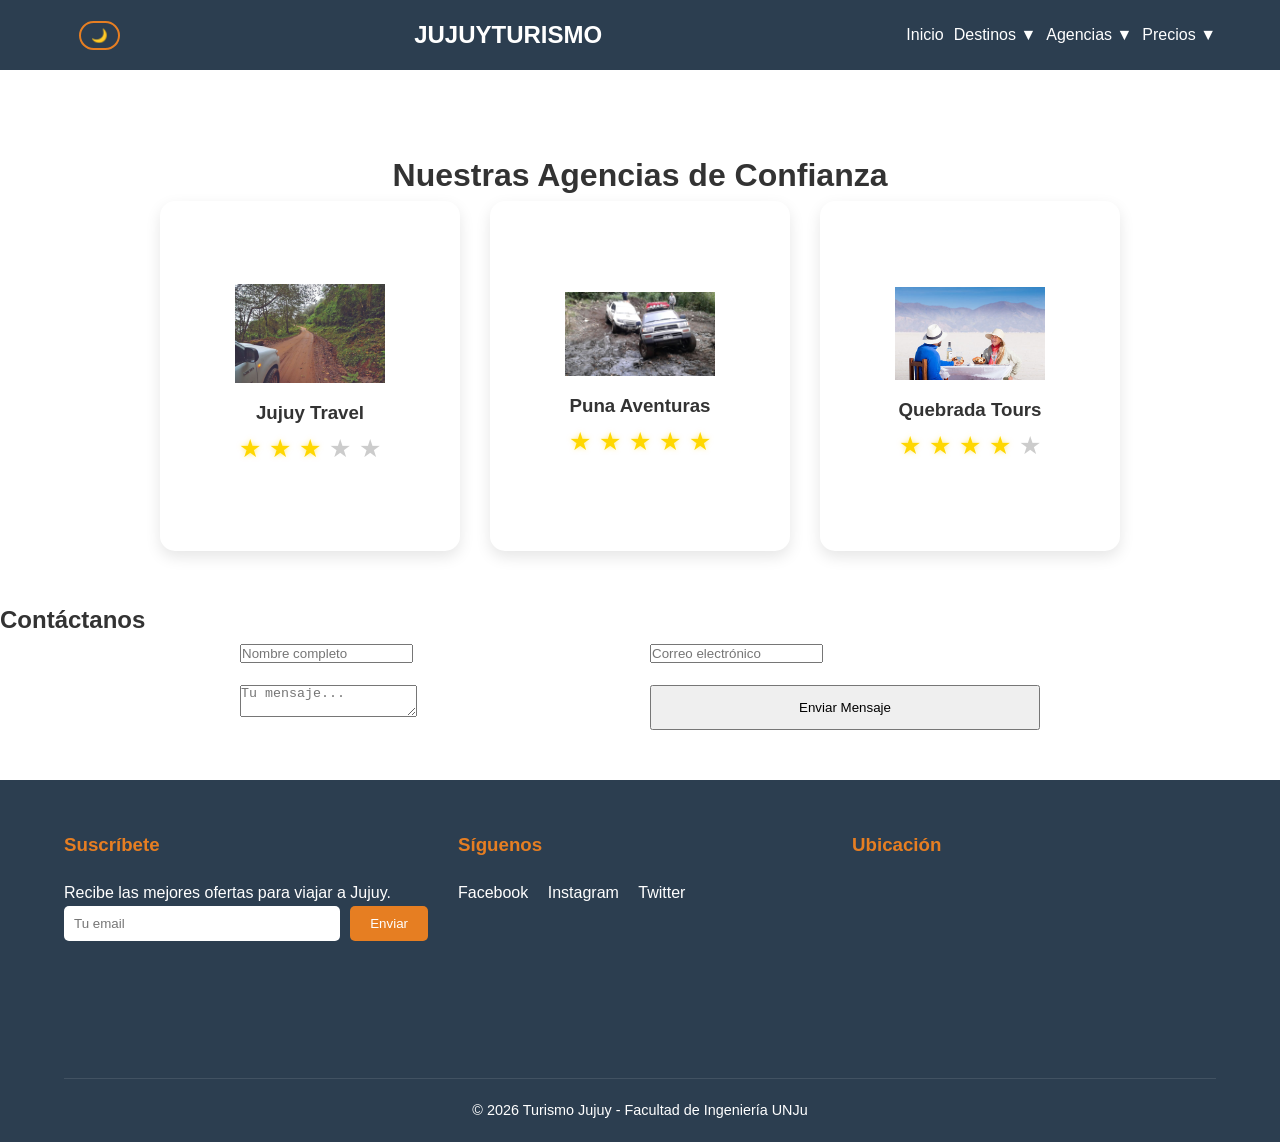
<file: agencias.html>
<!DOCTYPE html>
<html lang="es">

<head>
    <meta charset="UTF-8">
    <meta name="viewport" content="width=device-width, initial-scale=1.0">
    <title>Agencias - JujuyTurismo</title>
    <link rel="stylesheet" href="css/estilos.css">
    <link rel="stylesheet" href="https://cdnjs.cloudflare.com/ajax/libs/font-awesome/6.0.0/css/all.min.css">
</head>

<body>

    <header>
        <nav class="navbar">
            <button id="dark-mode-toggle" class="btn-tema">
                <span class="icono-sol">☀️</span>
                <span class="icono-luna">🌙</span>
            </button>
            <div class="logo">JujuyTurismo</div>
            <ul class="menu">
                <li><a href="index.html">Inicio</a></li>
                <li class="dropdown"> <a href="destinos.html">Destinos ▼</a>

                    <div class="mega-menu">
                        <div class="columna">
                            <h3>Norte</h3>
                            <a href="destinos.html#religion">Purmamarca</a>
                            <a href="destinos.html#gastro">Tilcara</a>
                        </div>
                        <div class="columna">
                            <h3>Yungas</h3>
                            <a href="destinos.html#natura">Calilegua</a>
                            <a href="destinos.html#natura">Ledesma</a>
                        </div>
                    </div>
                </li>
                <li class="dropdown">
                    <a href="agencias.html">Agencias ▼</a>
                    <div class="mega-menu">
                        <div class="columna">
                            <h3>Locales</h3>
                            <a href="agencias.html">Jujuy Travel</a>
                        </div>

                    </div>
                </li>
                <li class="dropdown">
                    <a href="precios.html">Precios ▼</a>
                    <div class="mega-menu">
                        <div class="columna">
                            <h3>Paquetes</h3>
                            <a href="precios.html">Económico</a>
                            <a href="precios.html">Premium</a>
                        </div>
                        <div class="columna">
                            <h3>Servicios</h3>
                            <a href="precios.html">Hotelería</a>
                            <a href="precios.html">Excursiones</a>
                        </div>
                    </div>
                </li>
            </ul>
        </nav>
    </header>

    <main class="pagina-agencias">
        <h1 class="titulo-principal">Nuestras Agencias de Confianza</h1>

        <div class="contenedor-agencias">

            <article class="agencia-card-flip">
                <div class="card-inner">
                    <div class="card-front">
                        <img src="img/agencia1.jpg" alt="Jujuy Travel">
                        <h3>Jujuy Travel</h3>
                        <div class="rating-estrellas">
                            <input type="radio" name="rating-1" id="star1-5" value="5"><label for="star1-5">★</label>
                            <input type="radio" name="rating-1" id="star1-4" value="4"><label for="star1-4">★</label>
                            <input type="radio" name="rating-1" id="star1-3" value="3" checked><label
                                for="star1-3">★</label>
                            <input type="radio" name="rating-1" id="star1-2" value="2"><label for="star1-2">★</label>
                            <input type="radio" name="rating-1" id="star1-1" value="1"><label for="star1-1">★</label>
                        </div>
                    </div>
                    <div class="card-back">
                        <h3>Detalles</h3>
                        <p>Especialistas en Puna y Yungas. Guías bilingües.</p>
                        <a href="#seccion-formulario" class="btn-contacto">Contactar</a>
                    </div>
                </div>
            </article>

            <article class="agencia-card-flip">
                <div class="card-inner">
                    <div class="card-front">
                        <img src="img/agencia2.jpg" alt="Puna Aventuras">
                        <h3>Puna Aventuras</h3>
                        <div class="rating-estrellas">
                            <input type="radio" name="rating-2" id="star2-5" value="5" checked><label
                                for="star2-5">★</label>
                            <input type="radio" name="rating-2" id="star2-4" value="4"><label for="star2-4">★</label>
                            <input type="radio" name="rating-2" id="star2-3" value="3"><label for="star2-3">★</label>
                            <input type="radio" name="rating-2" id="star2-2" value="2"><label for="star2-2">★</label>
                            <input type="radio" name="rating-2" id="star2-1" value="1"><label for="star2-1">★</label>
                        </div>
                    </div>
                    <div class="card-back">
                        <h3>Detalles</h3>
                        <p>Trekking y 4x4. Experiencias extremas en Salinas.</p>
                        <a href="#seccion-formulario" class="btn-contacto">Contactar</a>
                    </div>
                </div>
            </article>

            <article class="agencia-card-flip">
                <div class="card-inner">
                    <div class="card-front">
                        <img src="img/agencia3.jpg" alt="Quebrada Tours">
                        <h3>Quebrada Tours</h3>
                        <div class="rating-estrellas">
                            <input type="radio" name="rating-3" id="star3-5" value="5"><label for="star3-5">★</label>
                            <input type="radio" name="rating-3" id="star3-4" value="4" checked><label
                                for="star3-4">★</label>
                            <input type="radio" name="rating-3" id="star3-3" value="3"><label for="star3-3">★</label>
                            <input type="radio" name="rating-3" id="star3-2" value="2"><label for="star3-2">★</label>
                            <input type="radio" name="rating-3" id="star3-1" value="1"><label for="star3-1">★</label>
                        </div>
                    </div>
                    <div class="card-back">
                        <h3>Detalles</h3>
                        <p>Circuitos culturales y gastronómicos en Tilcara.</p>
                        <a href="#seccion-formulario" class="btn-contacto">Contactar</a>
                    </div>
                </div>
            </article>

        </div>
    </main>
    <section id="seccion-formulario" class="seccion-contacto">
        <h2>Contáctanos</h2>
        <form class="formulario-avanzado" id="miFormulario">
            <div class="grupo-input">
                <input type="text" id="nombre" name="nombre" placeholder="Nombre completo" required
                    pattern="[A-Za-z\s]{3,20}">
                <span class="indicador-val"></span>
            </div>

            <div class="grupo-input">
                <input type="email" id="email" name="email" placeholder="Correo electrónico" required>
                <span class="indicador-val"></span>
            </div>

            <div class="grupo-input full-width">
                <textarea id="mensaje" name="mensaje" placeholder="Tu mensaje..." required minlength="10"></textarea>
            </div>

            <button type="submit" class="btn-enviar">
                <span class="texto-btn">Enviar Mensaje</span>
                <div class="spinner"></div>
            </button>
        </form>
    </section>

    <div id="modalConfirmacion" class="modal-overlay">
        <div class="modal-content">
            <h3>¡Mensaje Enviado!</h3>
            <p>Gracias por contactarte con JujuyTurismo. Te responderemos pronto.</p>
            <button onclick="cerrarModal()">Cerrar</button>
        </div>
    </div>

    <footer>
        <div class="footer-container">
            <div class="footer-section">
                <h3>Suscríbete</h3>
                <p>Recibe las mejores ofertas para viajar a Jujuy.</p>
                <form class="newsletter-form">
                    <input type="email" placeholder="Tu email" required>
                    <button type="submit">Enviar</button>
                </form>
            </div>

            <div class="footer-section">
                <h3>Síguenos</h3>
                <div class="social-links">
                    <a href="#">Facebook</a>
                    <a href="#">Instagram</a>
                    <a href="#">Twitter</a>
                </div>
            </div>

            <div class="footer-section">
                <h3>Ubicación</h3>
                <div class="mapa-embebido">
                    <iframe
                        src="https://www.google.com/maps/embed?pb=!1m18!1m12!1m3!1d14559.34444535316!2d-65.3113543!3d-24.1837748!2m3!1f0!2f0!3f0!3m2!1i1024!2i768!4f13.1!3m3!1m2!1s0x940d7718915865d5%3A0xc3f345339665f80!2sSan%20Salvador%20de%20Jujuy!5e0!3m2!1ses!2sar!4v1712780000000!5m2!1ses!2sar"
                        width="100%" height="150" style="border:0;" allowfullscreen="" loading="lazy"></iframe>
                </div>
            </div>
        </div>
        <div class="footer-bottom">
            <p>&copy; 2026 Turismo Jujuy - Facultad de Ingeniería UNJu</p>
        </div>
    </footer>
<script>
    const form = document.getElementById('miFormulario');
    const btn = document.querySelector('.btn-enviar');
    const modal = document.getElementById('modalConfirmacion');

    if (form) {
        form.addEventListener('submit', function(e) {
            e.preventDefault();
            
            // Activa el efecto de carga (Spinner)
            btn.classList.add('cargando');
            
            // Simulación de envío (2 segundos)
            setTimeout(() => {
                btn.classList.remove('cargando');
                modal.style.display = 'flex'; // Muestra el modal de confirmación
                form.reset(); // Limpia los campos del formulario
            }, 2000);
        });
    }

    function cerrarModal() {
        modal.style.display = 'none';
    }
</script>
<script>
    const btnTema = document.getElementById('dark-mode-toggle');
    const body = document.body;

    // 1. Revisar si el usuario ya tenía el modo oscuro activado antes
    if (localStorage.getItem('tema') === 'oscuro') {
        body.classList.add('dark-mode');
    }

    // 2. Escuchar el clic en el botón
    btnTema.addEventListener('click', () => {
        body.classList.toggle('dark-mode');
        
        // 3. Guardar la preferencia
        if (body.classList.contains('dark-mode')) {
            localStorage.setItem('tema', 'oscuro');
        } else {
            localStorage.setItem('tema', 'claro');
        }
    });
</script>
</body>

</html>
</file>
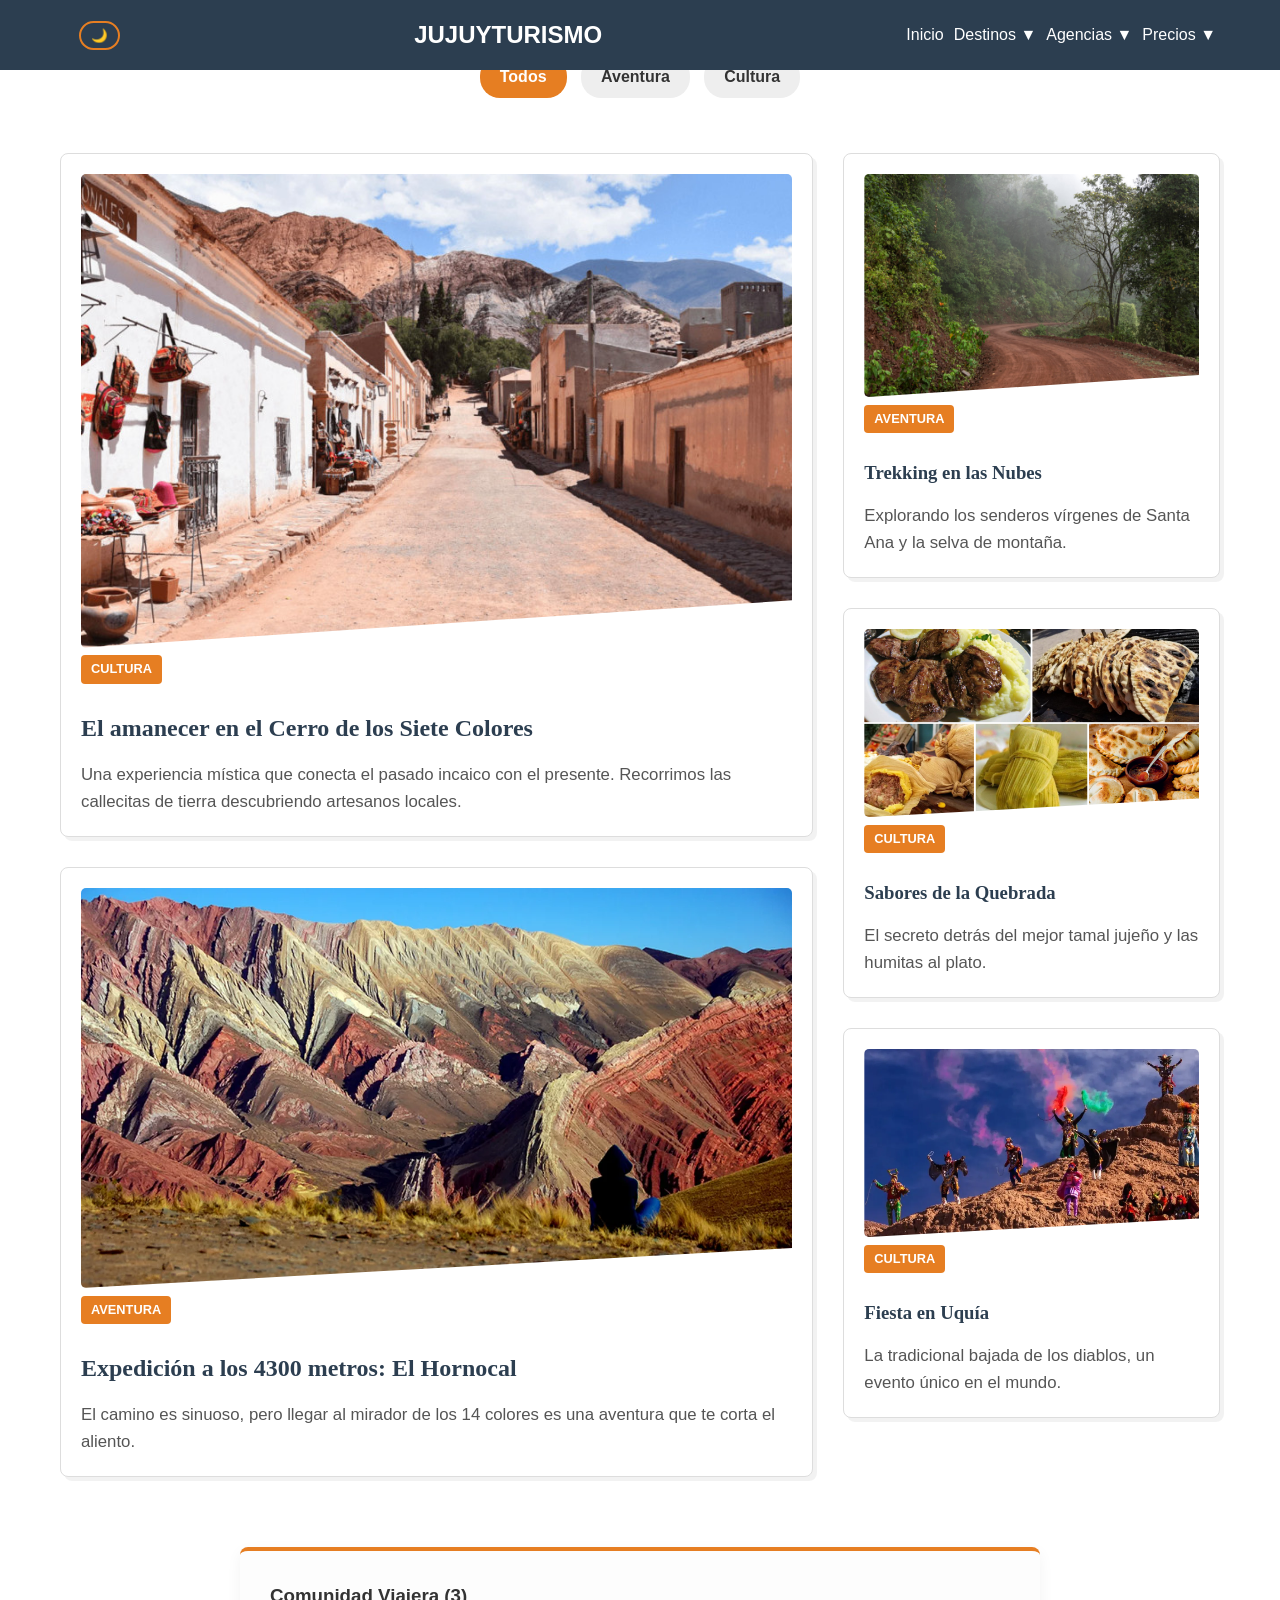
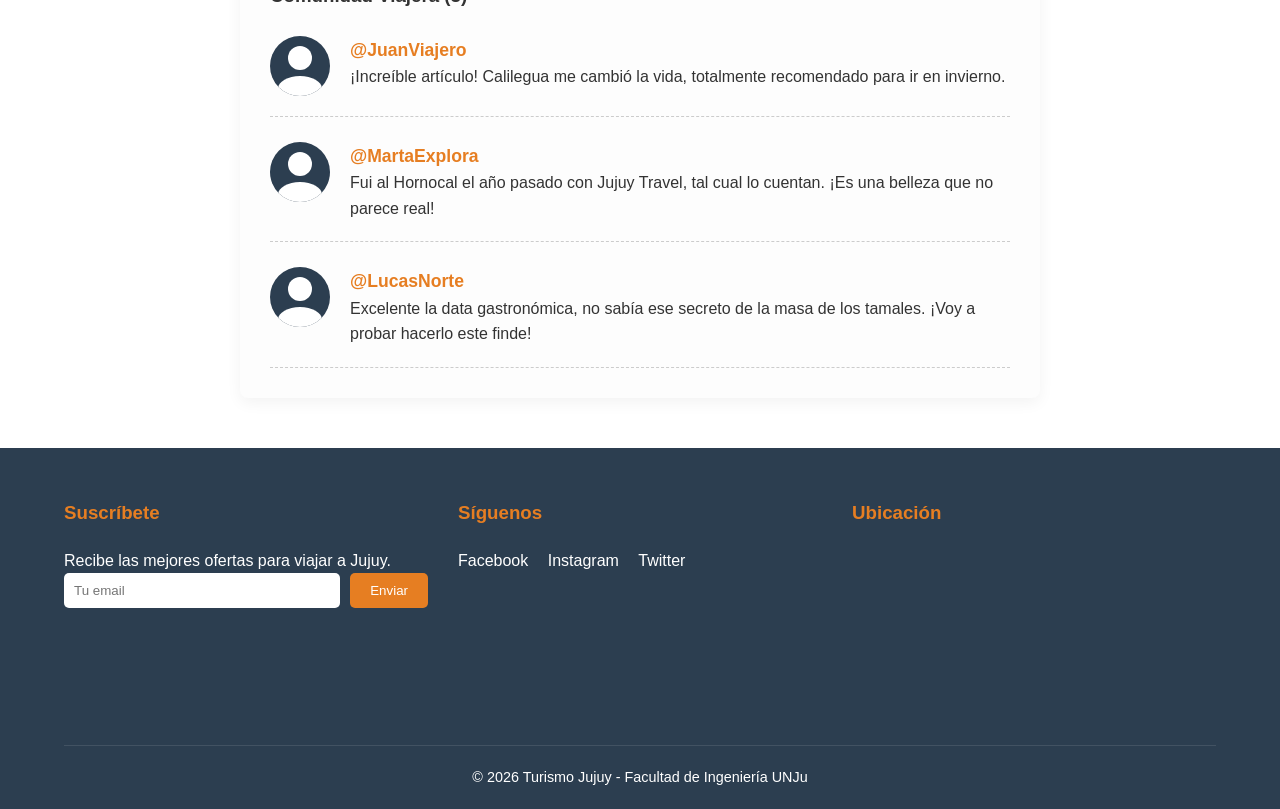
<file: blog.html>
<!DOCTYPE html>
<html lang="es">

<head>
    <meta charset="UTF-8">
    <meta name="viewport" content="width=device-width, initial-scale=1.0">
    <title>Destinos - JujuyTurismo</title>
    <link rel="stylesheet" href="css/estilos.css">
</head>

<body>

    <header>
        <nav class="navbar">
            <button id="dark-mode-toggle" class="btn-tema">
                <span class="icono-sol">☀️</span>
                <span class="icono-luna">🌙</span>
            </button>
            <div class="logo">JujuyTurismo</div>
            <ul class="menu">
                <li><a href="index.html">Inicio</a></li>
                <li class="dropdown"> <a href="destinos.html">Destinos ▼</a>

                    <div class="mega-menu">
                        <div class="columna">
                            <h3>Norte</h3>
                            <a href="destinos.html#religion">Purmamarca</a>
                            <a href="destinos.html#gastro">Tilcara</a>
                        </div>
                        <div class="columna">
                            <h3>Yungas</h3>
                            <a href="destinos.html#natura">Calilegua</a>
                            <a href="destinos.html#natura">Ledesma</a>
                        </div>
                    </div>
                </li>
                <li class="dropdown">
                    <a href="agencias.html">Agencias ▼</a>
                    <div class="mega-menu">
                        <div class="columna">
                            <h3>Locales</h3>
                            <a href="#">Jujuy Travel</a>
                        </div>

                    </div>
                </li>
                <li class="dropdown">
                    <a href="precios.html">Precios ▼</a>
                    <div class="mega-menu">
                        <div class="columna">
                            <h3>Paquetes</h3>
                            <a href="#">Económico</a>
                            <a href="#">Premium</a>
                        </div>
                        <div class="columna">
                            <h3>Servicios</h3>
                            <a href="#">Hotelería</a>
                            <a href="#">Excursiones</a>
                        </div>
                    </div>
                </li>
            </ul>
        </nav>
    </header>
    <main class="pagina-blog">
        <h1 class="titulo-revista">Crónicas de Jujuy</h1>

        <input type="radio" name="tag-blog" id="tag-todos" checked>
        <input type="radio" name="tag-blog" id="tag-aventura">
        <input type="radio" name="tag-blog" id="tag-cultura">

        <div class="filtro-tags">
            <label for="tag-todos">Todos</label>
            <label for="tag-aventura">Aventura</label>
            <label for="tag-cultura">Cultura</label>
        </div>

       <section class="grid-noticias">
            <div class="columna-principal">
                <article class="post destacado cat-cultura reveal">
                    <div class="post-img"><img src="img/purmamarca2.jpg" alt="Purmamarca"></div>
                    <div class="post-content">
                        <span class="tag">Cultura</span>
                        <h2>El amanecer en el Cerro de los Siete Colores</h2>
                        <p>Una experiencia mística que conecta el pasado incaico con el presente. Recorrimos las callecitas de tierra descubriendo artesanos locales.</p>
                    </div>
                </article>

                <article class="post destacado cat-aventura reveal">
                    <div class="post-img"><img src="img/hornocal.webp" alt="Serranía del Hornocal"></div>
                    <div class="post-content">
                        <span class="tag">Aventura</span>
                        <h2>Expedición a los 4300 metros: El Hornocal</h2>
                        <p>El camino es sinuoso, pero llegar al mirador de los 14 colores es una aventura que te corta el aliento.</p>
                    </div>
                </article>
            </div>

            <div class="columna-secundaria">
                <article class="post lateral cat-aventura reveal">
                    <div class="post-img"><img src="img/calilegua.jpg" alt="Trekking"></div>
                    <div class="post-content">
                        <span class="tag">Aventura</span>
                        <h3>Trekking en las Nubes</h3>
                        <p>Explorando los senderos vírgenes de Santa Ana y la selva de montaña.</p>
                    </div>
                </article>

                <article class="post lateral cat-cultura reveal">
                    <div class="post-img"><img src="img/gastronomia.webp" alt="Tamales"></div>
                    <div class="post-content">
                        <span class="tag">Cultura</span>
                        <h3>Sabores de la Quebrada</h3>
                        <p>El secreto detrás del mejor tamal jujeño y las humitas al plato.</p>
                    </div>
                </article>
                
                <article class="post lateral cat-cultura reveal">
                    <div class="post-img"><img src="img/uquia.webp" alt="Uquía"></div>
                    <div class="post-content">
                        <span class="tag">Cultura</span>
                        <h3>Fiesta en Uquía</h3>
                        <p>La tradicional bajada de los diablos, un evento único en el mundo.</p>
                    </div>
                </article>
            </div>
        </section>

        <section class="comentarios reveal">
            <h3>Comunidad Viajera (3)</h3>
            
            <div class="comentario-item">
                <div class="avatar-css"></div>
                <div class="texto-com">
                    <strong>@JuanViajero</strong>
                    <p>¡Increíble artículo! Calilegua me cambió la vida, totalmente recomendado para ir en invierno.</p>
                </div>
            </div>

            <div class="comentario-item">
                <div class="avatar-css"></div>
                <div class="texto-com">
                    <strong>@MartaExplora</strong>
                    <p>Fui al Hornocal el año pasado con Jujuy Travel, tal cual lo cuentan. ¡Es una belleza que no parece real!</p>
                </div>
            </div>

            <div class="comentario-item">
                <div class="avatar-css"></div>
                <div class="texto-com">
                    <strong>@LucasNorte</strong>
                    <p>Excelente la data gastronómica, no sabía ese secreto de la masa de los tamales. ¡Voy a probar hacerlo este finde!</p>
                </div>
            </div>
        </section>
    </main>

    <footer>
        <div class="footer-container">
            <div class="footer-section">
                <h3>Suscríbete</h3>
                <p>Recibe las mejores ofertas para viajar a Jujuy.</p>
                <form class="newsletter-form">
                    <input type="email" placeholder="Tu email" required>
                    <button type="submit">Enviar</button>
                </form>
            </div>

            <div class="footer-section">
                <h3>Síguenos</h3>
                <div class="social-links">
                    <a href="#">Facebook</a>
                    <a href="#">Instagram</a>
                    <a href="#">Twitter</a>
                </div>
            </div>

            <div class="footer-section">
                <h3>Ubicación</h3>
                <div class="mapa-embebido">
                    <iframe
                        src="https://www.google.com/maps/embed?pb=!1m18!1m12!1m3!1d14559.34444535316!2d-65.3113543!3d-24.1837748!2m3!1f0!2f0!3f0!3m2!1i1024!2i768!4f13.1!3m3!1m2!1s0x940d7718915865d5%3A0xc3f345339665f80!2sSan%20Salvador%20de%20Jujuy!5e0!3m2!1ses!2sar!4v1712780000000!5m2!1ses!2sar"
                        width="100%" height="150" style="border:0;" allowfullscreen="" loading="lazy"></iframe>
                </div>
            </div>
        </div>
        <div class="footer-bottom">
            <p>&copy; 2026 Turismo Jujuy - Facultad de Ingeniería UNJu</p>
        </div>
    </footer>
    <script>
        const revealElements = document.querySelectorAll('.reveal');

        const scrollReveal = () => {
            revealElements.forEach(el => {
                const elementTop = el.getBoundingClientRect().top;
                const windowHeight = window.innerHeight;

                if (elementTop < windowHeight - 100) {
                    el.classList.add('active');
                }
            });
        };

        window.addEventListener('scroll', scrollReveal);
        // Ejecutar una vez al cargar por si ya hay elementos visibles
        window.onload = scrollReveal;
    </script>
    <script>
        const btnTema = document.getElementById('dark-mode-toggle');
        const body = document.body;

        // 1. Revisar si el usuario ya tenía el modo oscuro activado antes
        if (localStorage.getItem('tema') === 'oscuro') {
            body.classList.add('dark-mode');
        }

        // 2. Escuchar el clic en el botón
        btnTema.addEventListener('click', () => {
            body.classList.toggle('dark-mode');

            // 3. Guardar la preferencia
            if (body.classList.contains('dark-mode')) {
                localStorage.setItem('tema', 'oscuro');
            } else {
                localStorage.setItem('tema', 'claro');
            }
        });
    </script>
</body>

</html>
</file>
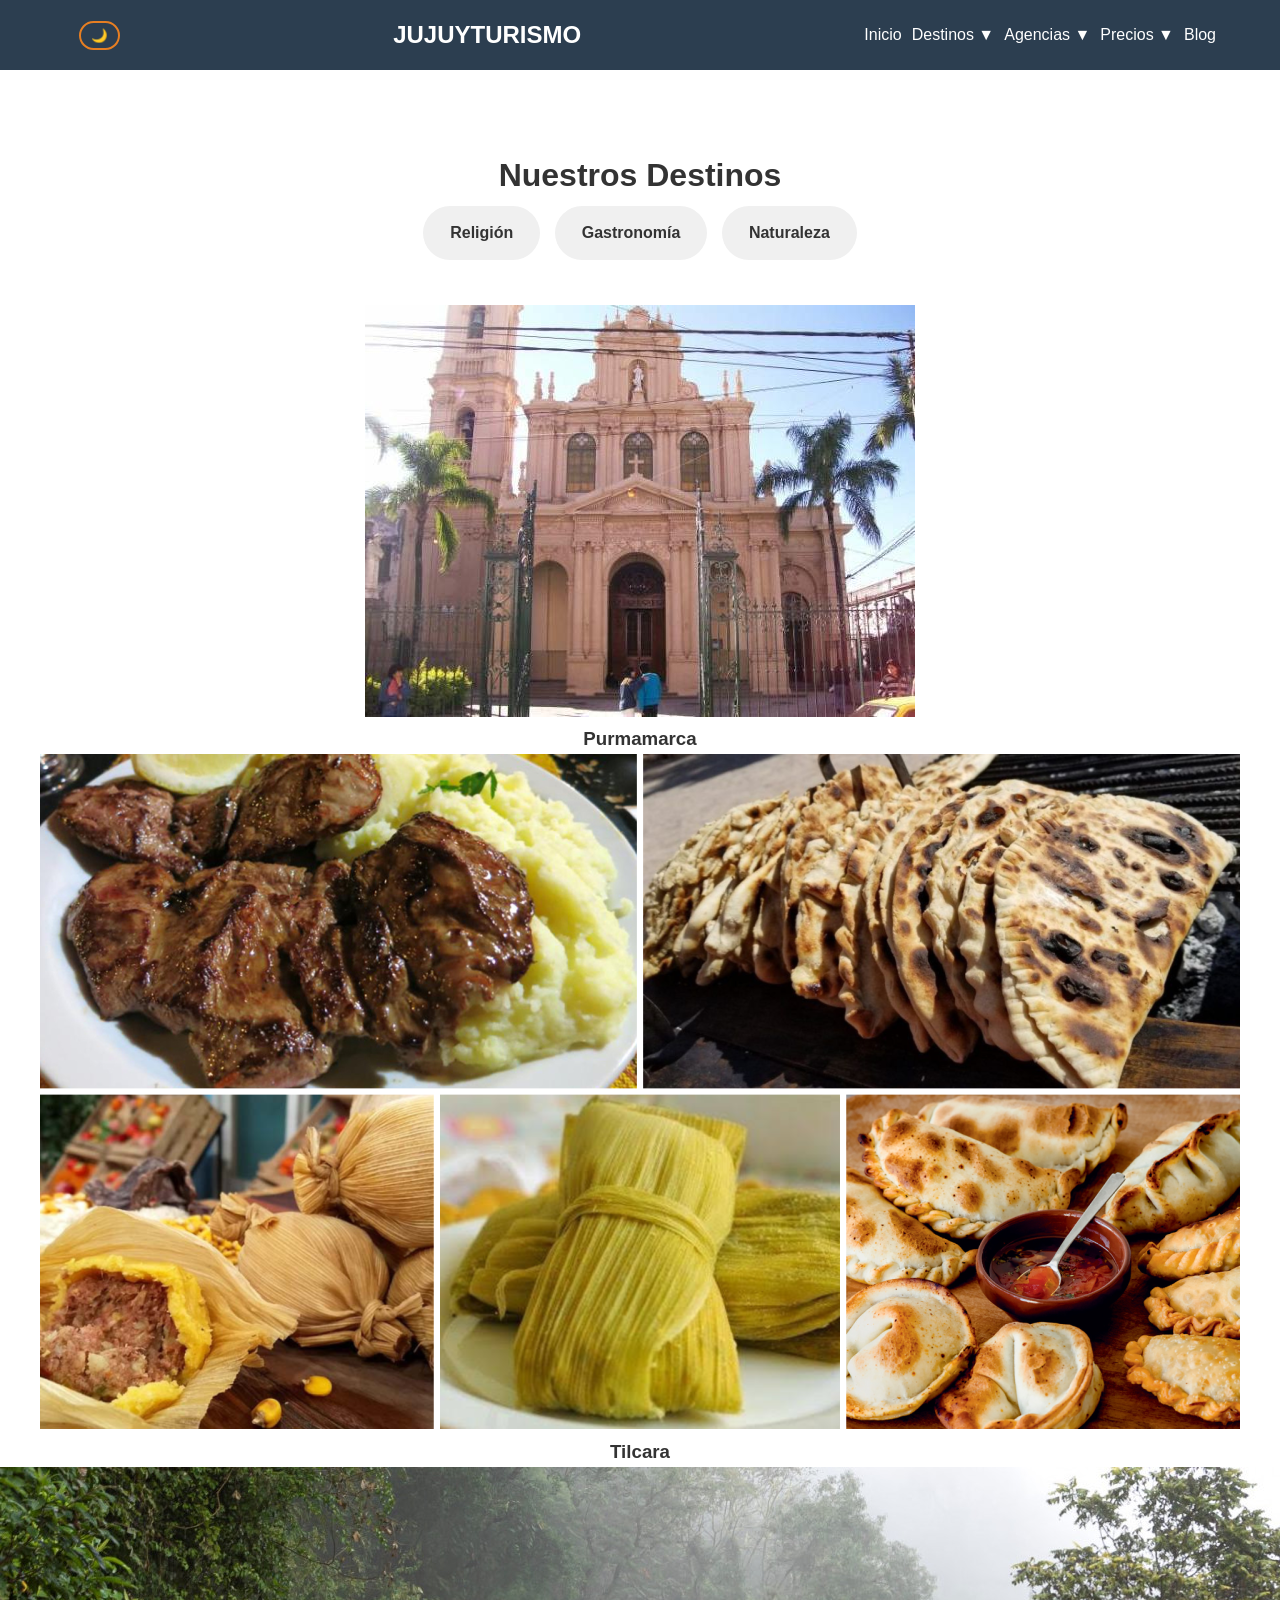
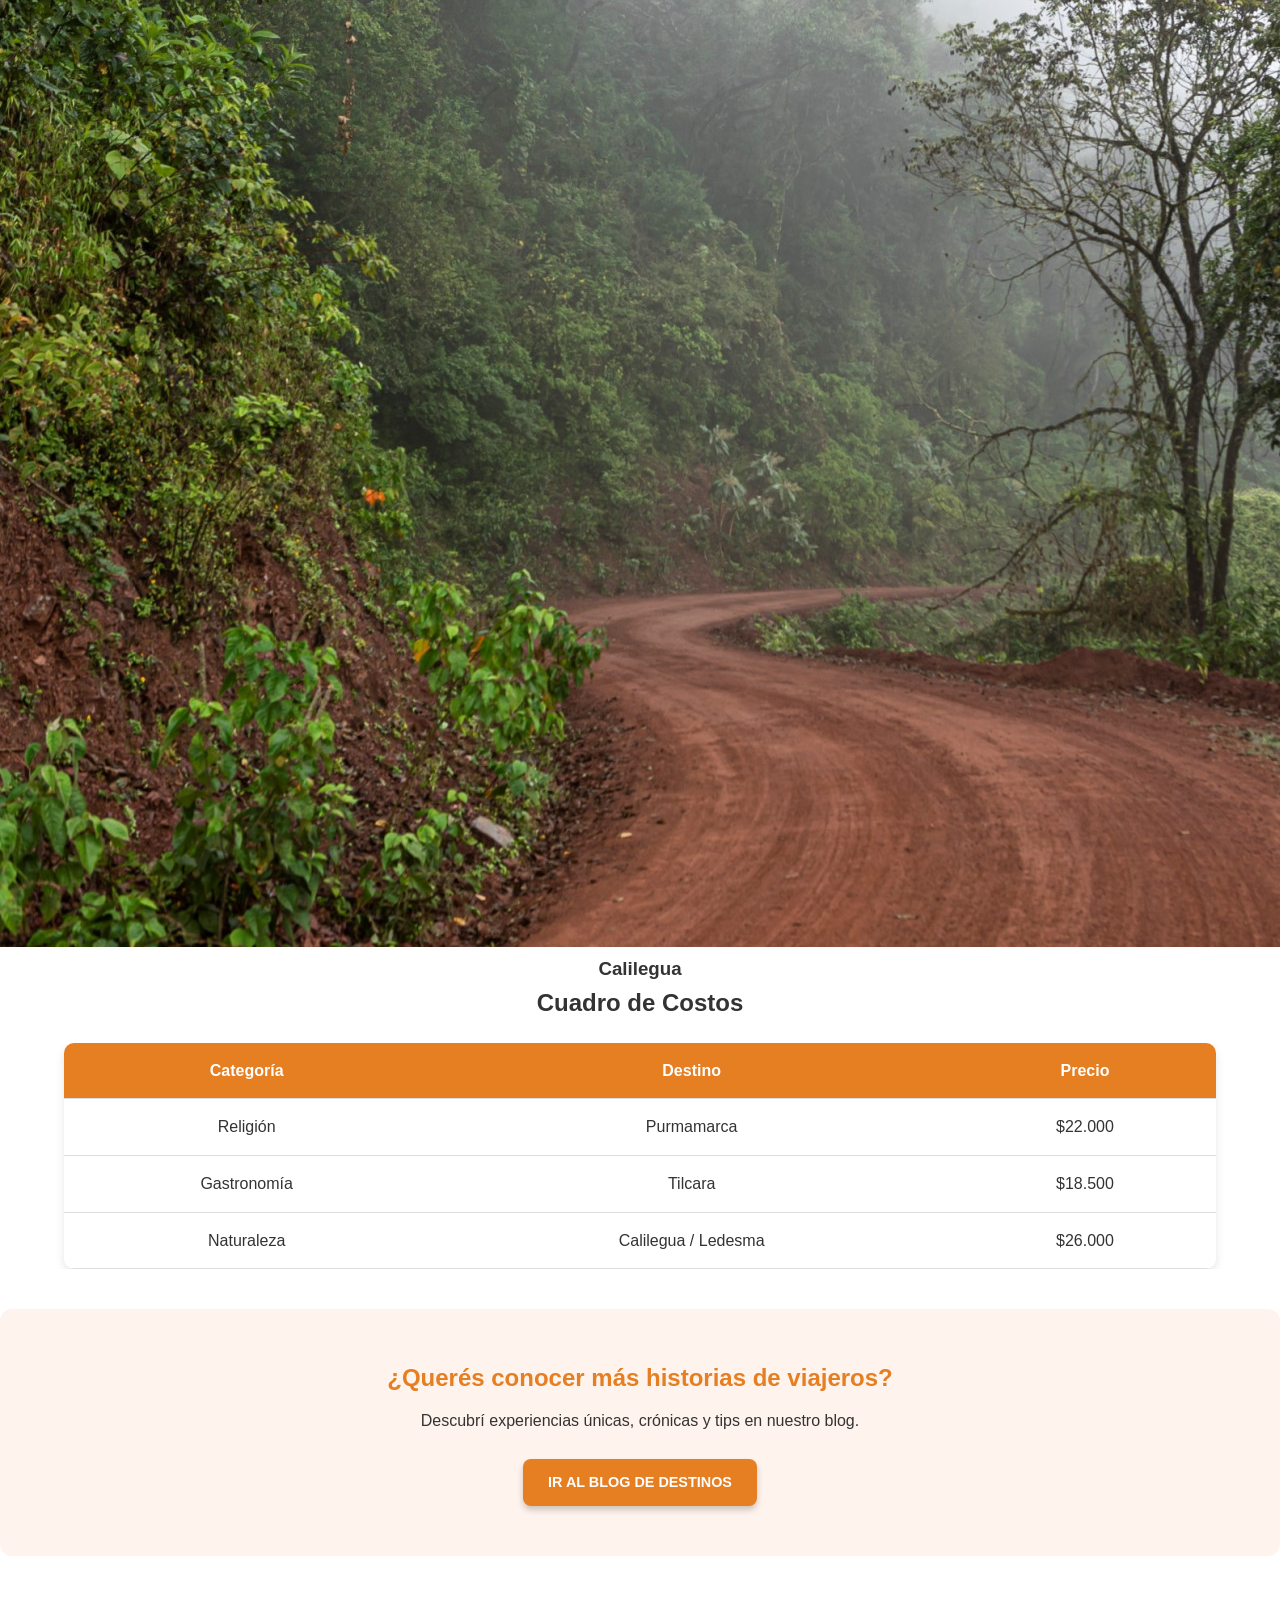
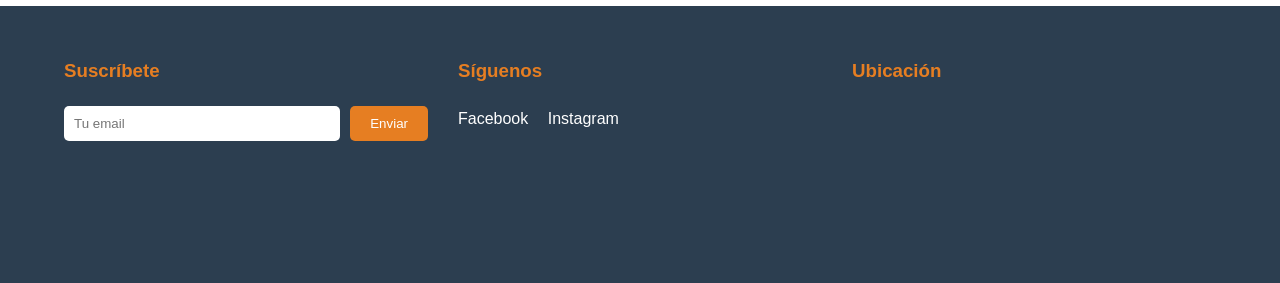
<file: destinos.html>
<!DOCTYPE html>
<html lang="es">

<head>
    <meta charset="UTF-8">
    <meta name="viewport" content="width=device-width, initial-scale=1.0">
    <title>Destinos - JujuyTurismo</title>
    <link rel="stylesheet" href="css/estilos.css">
</head>

<body>

    <header>
        <nav class="navbar">
            <button id="dark-mode-toggle" class="btn-tema">
                <span class="icono-sol">☀️</span>
                <span class="icono-luna">🌙</span>
            </button>
            <div class="logo">JujuyTurismo</div>
            <ul class="menu">
                <li><a href="index.html">Inicio</a></li>
                <li class="dropdown"> <a href="#">Destinos ▼</a>

                    <div class="mega-menu">
                        <div class="columna">
                            <h3>Norte</h3>
                            <a href="destinos.html#religion">Purmamarca</a>
                            <a href="destinos.html#gastro">Tilcara</a>
                        </div>
                        <div class="columna">
                            <h3>Yungas</h3>
                            <a href="destinos.html#natura">Calilegua</a>
                            <a href="destinos.html#natura">Ledesma</a>
                        </div>
                    </div>
                </li>
                <li class="dropdown">
                    <a href="#">Agencias ▼</a>
                    <div class="mega-menu">
                        <div class="columna">
                            <h3>Locales</h3>
                            <a href="agencias.html">Jujuy Travel</a>
                        </div>

                    </div>
                </li>
                <li class="dropdown">
                    <a href="#">Precios ▼</a>
                    <div class="mega-menu">
                        <div class="columna">
                            <h3>Paquetes</h3>
                            <a href="#">Económico</a>
                            <a href="#">Premium</a>
                        </div>
                        <div class="columna">
                            <h3>Servicios</h3>
                            <a href="#">Hotelería</a>
                            <a href="#">Excursiones</a>
                        </div>
                        <li><a href="blog.html">Blog</a></li>
                    </div>
                </li>
            </ul>
        </nav>
    </header>

    <main class="pagina-destinos">

        <h1 class="titulo-seccion">Nuestros Destinos</h1>
        <!-- <div class="contenedor-dinamico">
            <div id="religion" class="ancla-filtro"></div>
            <div id="gastro" class="ancla-filtro"></div>
            <div id="natura" class="ancla-filtro"></div>

            <input type="radio" name="filtro" id="radio-religion">
        </div> -->
        <div class="contenedor-dinamico">
            <input type="radio" name="filtro" id="todas" checked>
            <input type="radio" name="filtro" id="religion">
            <input type="radio" name="filtro" id="gastro">
            <input type="radio" name="filtro" id="natura">

            <div class="botones-filtro">
                <!-- <label for="todas">Todas</label> -->
                <label for="religion">Religión</label>
                <label for="gastro">Gastronomía</label>
                <label for="natura">Naturaleza</label>
            </div>

            <div class="descripciones">
                <div class="item-desc cat-religion">
                    <h2>Purmamarca</h2>
                    <p>Cultura y fe en el Cerro de los Siete Colores.</p>
                </div>
                <div class="item-desc cat-gastro">
                    <h2>Tilcara</h2>
                    <p>Sabores regionales y peñas tradicionales.</p>
                </div>
                <div class="item-desc cat-natura">
                    <h2>Yungas</h2>
                    <p>Calilegua y Ledesma: El pulmón verde de Jujuy.</p>
                </div>
            </div>

            <div class="galeria-masonry">
                <article class="card-m cat-religion alto">
                    <img src="img/iglesia2.jpg">
                    <div class="info-overlay">
                        <h3>Purmamarca</h3>
                    </div>
                </article>
                <article class="card-m cat-gastro medio">
                    <img src="img/gastronomia.webp">
                    <div class="info-overlay">
                        <h3>Tilcara</h3>
                    </div>
                </article>
                <article class="card-m cat-natura alto">
                    <img src="img/calilegua.jpg">
                    <div class="info-overlay">
                        <h3>Calilegua</h3>
                    </div>
                </article>
            </div>
        </div>
        <section class="seccion-tabla">
            <h2>Cuadro de Costos</h2>
            <div class="tabla-wrapper">
                <table class="tabla-precios">
                    <thead>
                        <tr>
                            <th>Categoría</th>
                            <th>Destino</th>
                            <th>Precio</th>
                        </tr>
                    </thead>
                    <tbody>
                        <tr class="fila-precio cat-religion">
                            <td>Religión</td>
                            <td>Purmamarca</td>
                            <td>$22.000</td>
                        </tr>
                        <tr class="fila-precio cat-gastro">
                            <td>Gastronomía</td>
                            <td>Tilcara</td>
                            <td>$18.500</td>
                        </tr>
                        <tr class="fila-precio cat-natura">
                            <td>Naturaleza</td>
                            <td>Calilegua / Ledesma</td>
                            <td>$26.000</td>
                        </tr>
                    </tbody>
                </table>
            </div>
        </section>
        <section class="llamado-blog">
            <h2>¿Querés conocer más historias de viajeros?</h2>
            <p>Descubrí experiencias únicas, crónicas y tips en nuestro blog.</p>
            <br>
            <a href="blog.html" class="boton-explorar">Ir al Blog de Destinos</a>
        </section>
    </main>
    <footer>
        <div class="footer-container">
            <div class="footer-section">
                <h3>Suscríbete</h3>
                <form class="newsletter-form"> <input type="email" placeholder="Tu email" required>
                    <button type="submit">Enviar</button>
                </form>
            </div>
            <div class="footer-section">
                <h3>Síguenos</h3>
                <div class="social-links"> <a href="#">Facebook</a>
                    <a href="#">Instagram</a>
                </div>
            </div>
            <div class="footer-section">
                <h3>Ubicación</h3>
                <div class="mapa-embebido"> <iframe
                        src="https://www.google.com/maps/embed?pb=!1m18!1m12!1m3!1d14559.34444535316!2d-65.3113543!3d-24.1837748!2m3!1f0!2f0!3f0!3m2!1i1024!2i768!4f13.1!3m3!1m2!1s0x940d7718915865d5%3A0xc3f345339665f80!2sSan%20Salvador%20de%20Jujuy!5e0!3m2!1ses!2sar!4v1712780000000!5m2!1ses!2sar"
                        width="100%" height="150" style="border:0;" loading="lazy"></iframe>
                </div>
            </div>
        </div>
    </footer>
<script>
    const btnTema = document.getElementById('dark-mode-toggle');
    const body = document.body;

    // 1. Revisar si el usuario ya tenía el modo oscuro activado antes
    if (localStorage.getItem('tema') === 'oscuro') {
        body.classList.add('dark-mode');
    }

    // 2. Escuchar el clic en el botón
    btnTema.addEventListener('click', () => {
        body.classList.toggle('dark-mode');
        
        // 3. Guardar la preferencia
        if (body.classList.contains('dark-mode')) {
            localStorage.setItem('tema', 'oscuro');
        } else {
            localStorage.setItem('tema', 'claro');
        }
    });
</script>
</body>

</html>
</file>
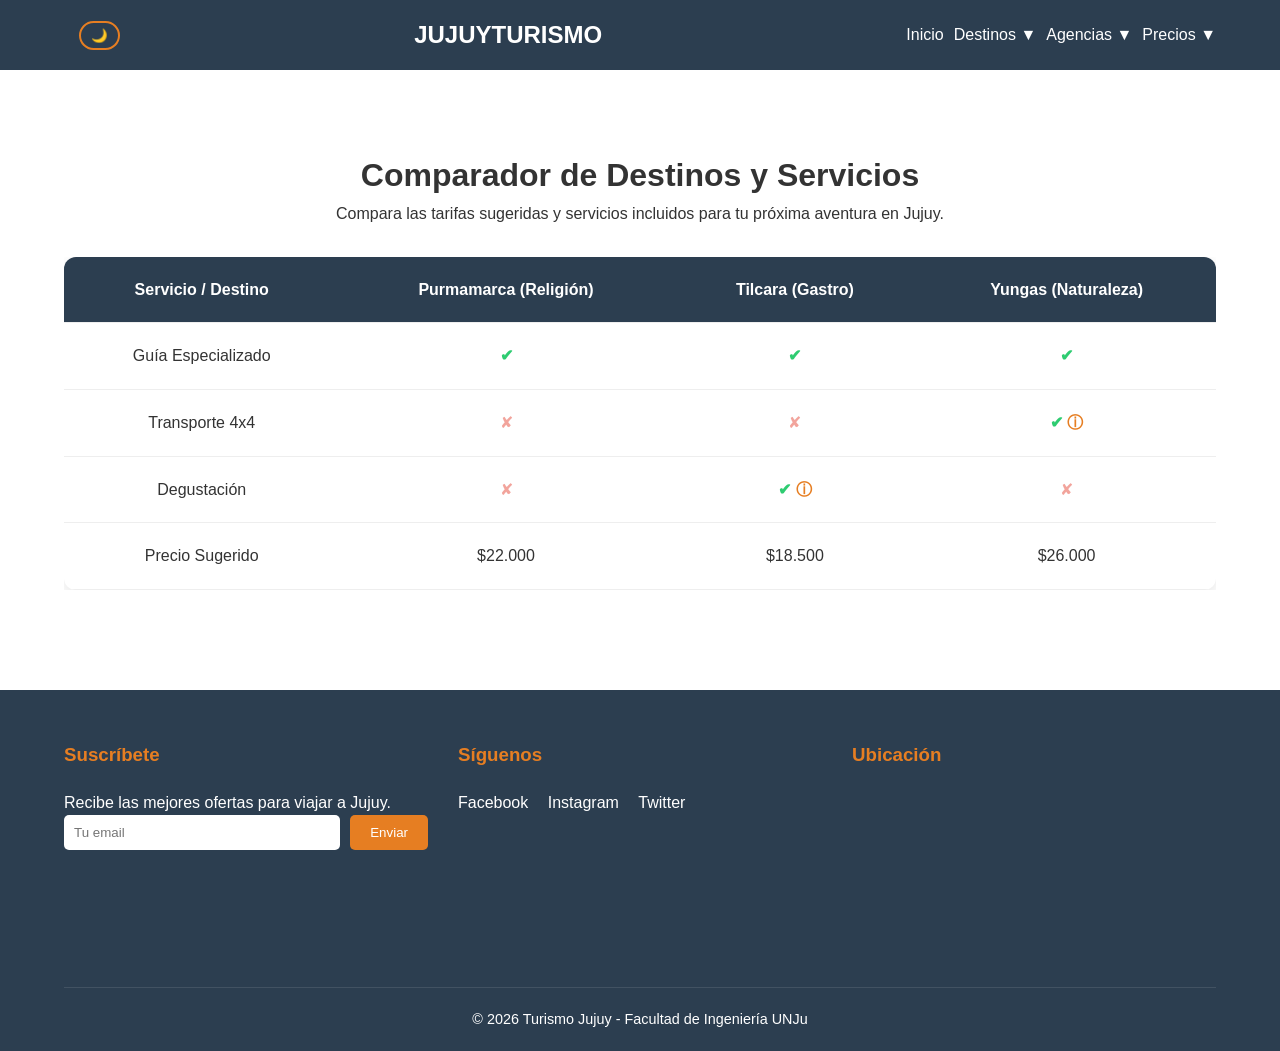
<file: precios.html>
<!DOCTYPE html>
<html lang="es">

<head>
    <meta charset="UTF-8">
    <meta name="viewport" content="width=device-width, initial-scale=1.0">
    <title>Destinos - JujuyTurismo</title>
    <link rel="stylesheet" href="css/estilos.css">
</head>

<body>

    <header>
        <nav class="navbar">
            <button id="dark-mode-toggle" class="btn-tema">
                <span class="icono-sol">☀️</span>
                <span class="icono-luna">🌙</span>
            </button>
            <div class="logo">JujuyTurismo</div>
            <ul class="menu">
                <li><a href="index.html">Inicio</a></li>
                <li class="dropdown"> <a href="destinos.html">Destinos ▼</a>

                    <div class="mega-menu">
                        <div class="columna">
                            <h3>Norte</h3>
                            <a href="destinos.html#religion">Purmamarca</a>
                            <a href="destinos.html#gastro">Tilcara</a>
                        </div>
                        <div class="columna">
                            <h3>Yungas</h3>
                            <a href="destinos.html#natura">Calilegua</a>
                            <a href="destinos.html#natura">Ledesma</a>
                        </div>
                    </div>
                </li>
                <li class="dropdown">
                    <a href="agencias.html">Agencias ▼</a>
                    <div class="mega-menu">
                        <div class="columna">
                            <h3>Locales</h3>
                            <a href="agencias.html">Jujuy Travel</a>
                        </div>

                    </div>
                </li>
                <li class="dropdown">
                    <a href="precios.html">Precios ▼</a>
                    <div class="mega-menu">
                        <div class="columna">
                            <h3>Paquetes</h3>
                            <a href="#">Económico</a>
                            <a href="#">Premium</a>
                        </div>
                        <div class="columna">
                            <h3>Servicios</h3>
                            <a href="#">Hotelería</a>
                            <a href="#">Excursiones</a>
                        </div>
                    </div>
                </li>
            </ul>
        </nav>
    </header>

    <main class="pagina-precios">
        <h1 class="titulo-principal">Comparador de Destinos y Servicios</h1>
        <p class="subtitulo">Compara las tarifas sugeridas y servicios incluidos para tu próxima aventura en Jujuy.</p>

        <div class="contenedor-tabla">
            <table class="tabla-comparativa">
                <thead>
                    <tr>
                        <th>Servicio / Destino</th>
                        <th>Purmamarca (Religión)</th>
                        <th>Tilcara (Gastro)</th>
                        <th>Yungas (Naturaleza)</th>
                    </tr>
                </thead>
                <tbody>
                    <tr>
                        <td>Guía Especializado</td>
                        <td><span class="check">✔</span></td>
                        <td><span class="check">✔</span></td>
                        <td><span class="check">✔</span></td>
                    </tr>
                    <tr>
                        <td>Transporte 4x4</td>
                        <td><span class="no-check">✘</span></td>
                        <td><span class="no-check">✘</span></td>
                        <td>
                            <span class="tooltip-container" data-tooltip="Incluye acceso ilimitado a zonas protegidas">
                                <span class="check">✔</span> ⓘ
                            </span>
                        </td>
                    </tr>
                    <tr>
                        <td>Degustación</td>
                        <td><span class="no-check">✘</span></td>
                        <td>
                            <span class="tooltip-container" data-tooltip="Incluye cata de vinos de altura y quesos">
                                <span class="check">✔</span> ⓘ
                            </span>
                        </td>
                        <td><span class="no-check">✘</span></td>
                    </tr>
                    <tr class="fila-precio-final">
                        <td>Precio Sugerido</td>
                        <td>$22.000</td>
                        <td>$18.500</td>
                        <td>$26.000</td>
                    </tr>
                </tbody>
            </table>
        </div>
    </main>
    <footer>
        <div class="footer-container">
            <div class="footer-section">
                <h3>Suscríbete</h3>
                <p>Recibe las mejores ofertas para viajar a Jujuy.</p>
                <form class="newsletter-form">
                    <input type="email" placeholder="Tu email" required>
                    <button type="submit">Enviar</button>
                </form>
            </div>

            <div class="footer-section">
                <h3>Síguenos</h3>
                <div class="social-links">
                    <a href="#">Facebook</a>
                    <a href="#">Instagram</a>
                    <a href="#">Twitter</a>
                </div>
            </div>

            <div class="footer-section">
                <h3>Ubicación</h3>
                <div class="mapa-embebido">
                    <iframe
                        src="https://www.google.com/maps/embed?pb=!1m18!1m12!1m3!1d14559.34444535316!2d-65.3113543!3d-24.1837748!2m3!1f0!2f0!3f0!3m2!1i1024!2i768!4f13.1!3m3!1m2!1s0x940d7718915865d5%3A0xc3f345339665f80!2sSan%20Salvador%20de%20Jujuy!5e0!3m2!1ses!2sar!4v1712780000000!5m2!1ses!2sar"
                        width="100%" height="150" style="border:0;" allowfullscreen="" loading="lazy"></iframe>
                </div>
            </div>
        </div>
        <div class="footer-bottom">
            <p>&copy; 2026 Turismo Jujuy - Facultad de Ingeniería UNJu</p>
        </div>
    </footer>
<script>
    const btnTema = document.getElementById('dark-mode-toggle');
    const body = document.body;

    // 1. Revisar si el usuario ya tenía el modo oscuro activado antes
    if (localStorage.getItem('tema') === 'oscuro') {
        body.classList.add('dark-mode');
    }

    // 2. Escuchar el clic en el botón
    btnTema.addEventListener('click', () => {
        body.classList.toggle('dark-mode');
        
        // 3. Guardar la preferencia
        if (body.classList.contains('dark-mode')) {
            localStorage.setItem('tema', 'oscuro');
        } else {
            localStorage.setItem('tema', 'claro');
        }
    });
</script>
</body>

</html>
</file>
<file: css/estilos.css>
/* Variables para colores y temas */
:root { 
    --color-primario: #2c3e50;
    --color-secundario: #e67e22;
    --blanco: #ffffff;
    --fuente-principal: 'Segoe UI', Tahoma, Geneva, Verdana, sans-serif;
}

/* Reset básico y Modelo de Cajas */
* {
    margin: 0;
    padding: 0;
    box-sizing: border-box; /* Asegura que el padding no afecte el tamaño total */ 
}

body {
    font-family: var(--fuente-principal);
    line-height: 1.6;
}
/* Estilos para la sección Hero */
.hero {
    position: relative;
    height: 100vh; /* Ocupa el 100% de la altura de la pantalla */
    display: flex;
    align-items: center;
    justify-content: center;
    overflow: hidden; /* Corta lo que sobresalga del video */
    color: var(--blanco);
}

#video-fondo {
    position: absolute;
    top: 0;
    left: 0;
    width: 100%;
    height: 100%;
    object-fit: cover; /* Clave: hace que el video llene el espacio sin deformarse */
    z-index: -1; /* Manda el video al fondo */
}

/* Oscurecemos un poco el video para que el texto se lea mejor */
.hero::before {
    content: "";
    position: absolute;
    top: 0;
    left: 0;
    width: 100%;
    height: 100%;
    background: rgba(0, 0, 0, 0.1); /* Capa negra con 10% de opacidad */
    z-index: 0;
}

.overlay-texto {
    position: relative;
    z-index: 1;
    text-align: center;
}

.overlay-texto h1 {
    font-size: 4rem;
    margin-bottom: 1rem;
    /* Animación simple como pide el práctico */
    animation: aparecer 2s ease-out; 
}

@keyframes aparecer {
    from { opacity: 0; transform: translateY(-30px); }
    to { opacity: 1; transform: translateY(0); }
}
/* 1. Estilos del Header */
header {
    background-color: var(--color-primario);
    padding: 1rem 5%;
    position: fixed; /* Para que el menú te siga al bajar */
    width: 100%;
    top: 0;
    z-index: 1000; /* Para que siempre esté por encima del video */
}

/* 2. Barra de navegación con Flexbox */
.navbar {
    display: flex;
    justify-content: space-between; /* Logo a la izquierda, Menú a la derecha */
    align-items: center;
}

.logo {
    color: var(--blanco);
    font-size: 1.5rem;
    font-weight: bold;
    text-transform: uppercase;
}

/* 3. Estilos del Menú */
.menu {
    display: flex;
    list-style: none; /* Quita los puntitos de la lista */
}

.menu li {
    margin-left: 10px;
}

.menu a {
    color: var(--blanco);
    text-decoration: none; /* Quita el subrayado azul */
    font-weight: 500;
    transition: color 0.3s; /* Efecto suave al pasar el mouse */
}

.menu a:hover {
    color: var(--color-secundario); /* Cambia a naranja al pasar el mouse */
}
/* 1. Posicionamos el elemento padre para que el menú no flote en cualquier lado */
.dropdown {
    position: relative;
}

/* 2. Ocultamos el Mega-Menú por defecto */
.mega-menu {
    display: none; /* Esta línea hace que desaparezca */
    position: absolute; /* Se despega del flujo normal para flotar debajo */
    top: 100%; /* Aparece justo debajo del texto 'Destinos' */
    left: 0;
    background-color: var(--blanco); /* Usamos tu variable de color [cite: 105] */
    padding: 20px;
    min-width: 300px;
    box-shadow: 0px 8px 16px rgba(0,0,0,0.2); /* Sombrita para que se vea elegante */
    border-radius: 8px;
    z-index: 1000;
}

/* 3. LA MAGIA: Al pasar el mouse (:hover), el menú cambia de 'none' a 'flex' */
.dropdown:hover .mega-menu {
    display: flex; /* Se vuelve visible y organiza el contenido en columnas */
    gap: 30px; /* Espacio entre las columnas de Norte y Yungas */
}

/* Estilo para los links dentro del menú para que no sean azules */
.mega-menu a {
    color: var(--color-primario) !important;
    display: block;
    padding: 5px 0;
    text-decoration: none;
}

.mega-menu h3 {
    margin-bottom: 10px;
    color: var(--color-secundario);
}
/* Contenedor de las tarjetas */
.contenedor-cards {
    display: flex;
    justify-content: center;
    gap: 30px;
    padding: 50px 5%;
    flex-wrap: wrap; /* Para que en el celular se pongan una debajo de otra */
}

/* Estilo de la Tarjeta */
.card {
    background: var(--blanco);
    border-radius: 15px;
    overflow: hidden;
    width: 300px;
    box-shadow: 0 4px 15px rgba(0,0,0,0.1);
    transition: transform 0.3s ease; /* Transición CSS suave */
}

.card:hover {
    transform: translateY(-10px); /* La tarjeta sube un poco al pasar el mouse */
}

/* Imagen y Efecto Zoom */
.card-imagen {
    position: relative;
    height: 200px;
    overflow: hidden;
}

.card-imagen img {
    width: 100%;
    height: 100%;
    object-fit: cover;
    transition: transform 0.5s ease; /* Zoom suave */
}

.card:hover img {
    transform: scale(1.2); /* Efecto zoom pedido */
}

/* Overlay que aparece al pasar el mouse */
.card-overlay {
    position: absolute;
    top: 0;
    left: 0;
    width: 100%;
    height: 100%;
    background: rgba(44, 62, 80, 0.6); /* Color primario con transparencia */
    display: flex;
    align-items: center;
    justify-content: center;
    opacity: 0;
    transition: opacity 0.3s ease;
}

.card:hover .card-overlay {
    opacity: 1;
}

/* --- ANIMACIÓN DEL CONTADOR (Keyframes) --- */
.numero-animado::after {
    content: "0";
    animation: contador 3s forwards steps(500); /* Simula el aumento de números */
    font-weight: bold;
    color: var(--color-secundario);
    font-size: 1.5rem;
}

@keyframes contador {
    0% { content: "0"; }
    100% { content: "500"; }
}
/* Contenedor principal */
.testimonios {
    padding: 80px 5%;
    background-color: #f9f9f9;
    text-align: center;
}

.carrusel-container {
    max-width: 800px;
    margin: 0 auto;
    overflow: hidden; /* Esconde los testimonios que no están activos */
    position: relative;
}

/* Escondemos los radio buttons */
input[type="radio"] {
    display: none;
}

/* Contenedor de los slides alineados horizontalmente */
.slides {
    display: flex;
    width: 300%; /* Tres slides = 300% de ancho */
    transition: transform 0.8s cubic-bezier(0.77, 0, 0.175, 1);
}

.testimonio-item {
    width: 100%;
    padding: 40px;
}

.testimonio-item p {
    font-style: italic;
    font-size: 1.2rem;
    margin-bottom: 20px;
}

/* --- LÓGICA DE MOVIMIENTO --- */
/* Si el radio 1 está marcado, no movemos nada */
#t-1:checked ~ .slides { transform: translateX(0); }

/* Si el radio 2 está marcado, movemos el contenedor hacia la izquierda 1/3 */
#t-2:checked ~ .slides { transform: translateX(-33.33%); }

/* Si el radio 3 está marcado, lo movemos 2/3 */
#t-3:checked ~ .slides { transform: translateX(-66.66%); }

/* Estilo de los puntitos de control */
.controles-visibles {
    display: flex;
    justify-content: center;
    gap: 15px;
    margin-top: 20px;
}

.controles-visibles label {
    width: 15px;
    height: 15px;
    background-color: #ccc;
    border-radius: 50%;
    cursor: pointer;
    transition: background 0.3s;
}

/* Resaltar el puntito del slide activo */
#t-1:checked ~ .controles-visibles label[for="t-1"],
#t-2:checked ~ .controles-visibles label[for="t-2"],
#t-3:checked ~ .controles-visibles label[for="t-3"] {
    background-color: var(--color-secundario);
}
footer {
    background-color: var(--color-primario);
    color: var(--blanco);
    padding: 50px 5% 20px;
    margin-top: 50px;
    clear: both; /* Asegura que nada se le encime por los lados */
    position: relative; /* Asegura que no flote sobre otros elementos */
    width: 100%;
}

.footer-container {
    display: flex;
    justify-content: space-between;
    flex-wrap: wrap; /* Permite que las secciones bajen en pantallas chicas */
    gap: 30px;
}

.footer-section {
    flex: 1; /* Hace que todas las columnas midan lo mismo */
    min-width: 250px; /* Evita que se aplasten demasiado */
}

.footer-section h3 {
    margin-bottom: 20px;
    color: var(--color-secundario);
}

/* Estilos del Formulario Newsletter */
.newsletter-form {
    display: flex;
    gap: 10px;
}

.newsletter-form input {
    padding: 10px;
    border-radius: 5px;
    border: none;
    flex-grow: 1;
}

.newsletter-form button {
    background-color: var(--color-secundario);
    color: var(--blanco);
    border: none;
    padding: 10px 20px;
    border-radius: 5px;
    cursor: pointer;
    transition: background 0.3s;
}

.newsletter-form button:hover {
    background-color: #d35400; /* Un tono más oscuro de naranja */
}

/* Mapa */
.mapa-embebido {
    border-radius: 10px;
    overflow: hidden;
}

.footer-bottom {
    text-align: center;
    margin-top: 40px;
    padding-top: 20px;
    border-top: 1px solid rgba(255, 255, 255, 0.1);
    font-size: 0.9rem;
}
/* Clase especial para el último menú o los que se corten */
.menu li:last-child .mega-menu {
    left: auto; /* Anula el alineado a la izquierda */
    right: 0;   /* Lo alinea al borde derecho del botón 'Precios' */
}
.boton-explorar {
    display: inline-block;
    background-color: var(--color-secundario);
    color: var(--blanco);
    padding: 12px 25px;
    text-decoration: none; /* Quita el subrayado */
    border-radius: 8px;
    font-weight: bold;
    text-transform: uppercase;
    font-size: 0.9rem;
    transition: all 0.3s ease;
    box-shadow: 0 4px 6px rgba(0,0,0,0.2);
}

.boton-explorar:hover {
    background-color: #e67e22;
    transform: translateY(-3px); /* Pequeño salto hacia arriba */
    box-shadow: 0 6px 12px rgba(0,0,0,0.3);
}
/* Estilo para los enlaces de redes sociales en el footer */
.social-links a {
    color: var(--blanco); /* Forzamos que sean blancos siempre */
    text-decoration: none;
    margin-right: 15px;
    font-weight: 500;
    transition: color 0.3s ease; /* Transición suave para la micro-interacción */
}

/* Micro-interacción: Cambio de color al pasar el mouse */
.social-links a:hover {
    color: var(--color-secundario); /* Cambia al naranja de tu tema */
    text-shadow: 0 0 5px rgba(230, 126, 34, 0.5); /* Un pequeño brillo opcional */
}
.social-links a:focus {
    outline: 2px dashed var(--color-secundario);
    outline-offset: 4px;
}
/* Aplicamos el despliegue a la izquierda para Agencias y Precios */
/* Esto evita que el menú se desborde por el borde derecho de la pantalla [cite: 19, 22] */
.menu li:nth-last-child(1) .mega-menu, 
.menu li:nth-last-child(2) .mega-menu {
    left: auto;   /* Quitamos el alineado a la izquierda por defecto */
    right: 0;    /* Lo alineamos al borde derecho de su botón correspondiente */
}
/* Espaciado para que no se corte arriba */
.pagina-destinos {
    padding-top: 150px; 
    text-align: center;
}

/* Escondemos los radios circulares feos */
input[name="filtro"] {
    display: none;
}

/* Diseño de los botones (Labels) */
.botones-filtro {
    margin-bottom: 40px;
}

.botones-filtro label {
    display: inline-block;
    padding: 12px 25px;
    background-color: #f0f0f0;
    color: #333;
    border-radius: 50px;
    cursor: pointer;
    margin: 5px;
    font-weight: bold;
    transition: all 0.3s ease;
    border: 2px solid transparent;
}

/* Efecto cuando pasas el mouse */
.botones-filtro label:hover {
    background-color: #e0e0e0;
}

/* COLOR CUANDO ESTÁ SELECCIONADO */
#todas:checked ~ .botones-filtro label[for="todas"],
#religion:checked ~ .botones-filtro label[for="religion"],
#gastro:checked ~ .botones-filtro label[for="gastro"],
#natura:checked ~ .botones-filtro label[for="natura"] {
    background-color: var(--color-secundario); /* Tu naranja */
    color: white;
    box-shadow: 0 4px 15px rgba(230, 126, 34, 0.4);
}

/* LÓGICA DE MOSTRAR/OCULTAR CONTENIDO */
.item-desc, .card-m { display: none; } /* Escondemos todo primero */

/* Si elegimos "Todas", mostramos todo */
#todas:checked ~ .galeria-masonry .card-m { display: block; }

/* Si elegimos una categoría, mostramos solo esa */
#religion:checked ~ .descripciones .cat-religion,
#religion:checked ~ .galeria-masonry .cat-religion { display: block; }

#gastro:checked ~ .descripciones .cat-gastro,
#gastro:checked ~ .galeria-masonry .cat-gastro { display: block; }

#natura:checked ~ .descripciones .cat-natura,
#natura:checked ~ .galeria-masonry .cat-natura { display: block; }
/* Cuando la URL termina en #religion, mostramos el contenido de Purmamarca */
#religion:target ~ .galeria-masonry .cat-religion,
#religion:target ~ .descripciones .cat-religion,
#religion:target ~ .seccion-tabla .cat-religion {
    display: block !important;
}

#religion:target ~ .seccion-tabla .fila-precio.cat-religion {
    display: table-row !important;
}

/* Ocultamos lo que no corresponde cuando hay un target específico */
#religion:target ~ .galeria-masonry .card-m:not(.cat-religion) {
    display: none;
}

/* Repites lo mismo para #gastro y #natura */
#gastro:target ~ .galeria-masonry .cat-gastro,
#gastro:target ~ .descripciones .cat-gastro
#gastro:target ~ .seccion-tabla .cat-gastro {
    display: block !important;
}
#gastro:target ~ .seccion-tabla .fila-precio.cat-gastro {
    display: table-row !important;
}

/* Ocultamos lo que no corresponde cuando hay un target específico */
#gastro:target ~ .galeria-masonry .card-m:not(.cat-gastro) {
    display: none;
}

/* --- PAGINA AGENCIAS: ESPACIADO PRINCIPAL --- */
.pagina-agencias {
    padding-top: 150px; /* Incrementamos el espacio para el header */
    padding-bottom: 50px;
    text-align: center;
}

.contenedor-agencias {
    display: flex;
    justify-content: center;
    flex-wrap: wrap; /* Responsivo: se apilan en móvil */
    gap: 30px;
    padding: 0 5%;
}

/* --- EFECTO FLIP (ROTACIÓN 3D) --- */
.agencia-card-flip {
    background-color: transparent;
    width: 300px;
    height: 350px;
    perspective: 1000px; /* ¡Clave para el efecto 3D! */
}

.card-inner {
    position: relative;
    width: 100%;
    height: 100%;
    text-align: center;
    transition: transform 0.8s cubic-bezier(0.175, 0.885, 0.32, 1.275); /* Transición suave */
    transform-style: preserve-3d; /* Clave para el efecto 3D! */
}

/* LA MAGIA DEL FLIP: Gira 180 grados al pasar el mouse */
.agencia-card-flip:hover .card-inner {
    transform: rotateY(180deg);
}

.card-front, .card-back {
    position: absolute;
    width: 100%;
    height: 100%;
    backface-visibility: hidden; /* Esconde la cara que queda atrás */
    border-radius: 15px;
    box-shadow: 0 6px 15px rgba(0,0,0,0.1);
    display: flex;
    flex-direction: column;
    align-items: center;
    justify-content: center;
    padding: 20px;
}

/* Estilo del Frente (Frente de la tarjeta) */
.card-front {
    background-color: var(--blanco);
    color: #333;
}

.card-front img {
    max-width: 150px;
    margin-bottom: 15px;
}

/* Estilo de Atrás (Reverso de la tarjeta) */
.card-back {
    background-color: var(--color-primario);
    color: var(--blanco);
    transform: rotateY(180deg); /* La cara de atrás empieza ya girada */
}

.card-back h3 {
    margin-bottom: 10px;
    color: var(--color-secundario);
}

.btn-contacto {
    margin-top: 15px;
    padding: 10px 25px;
    background-color: var(--color-secundario);
    color: var(--blanco);
    text-decoration: none;
    border-radius: 5px;
    font-weight: bold;
    transition: background 0.3s;
}

.btn-contacto:hover {
    background-color: #e67e22;
}

/* --- SISTEMA DE RATING CON ESTRELLAS ANIMADAS (CSS-only) --- */
.rating-estrellas {
    display: flex;
    flex-direction: row-reverse; /* ¡Importante para que el hover funcione de izquierda a derecha! */
    justify-content: center;
}

/* Escondemos los radios circulares feos */
.rating-estrellas input {
    display: none;
}

.rating-estrellas label {
    cursor: pointer;
    width: 30px;
    font-size: 25px;
    color: #ccc; /* Color por defecto (gris) */
    transition: color 0.3s ease;
}

/* Efecto hover y check con estrellas doradas */
.rating-estrellas label:hover,
.rating-estrellas label:hover ~ label,
.rating-estrellas input:checked ~ label {
    color: gold; /* Color dorado */
    text-shadow: 0 0 5px rgba(255, 215, 0, 0.5); /* Brillo */
}
/* DISEÑO CON GRID Y FLEXBOX */
.formulario-avanzado {
    display: grid;
    grid-template-columns: 1fr 1fr; /* Dos columnas en escritorio */
    gap: 20px;
    max-width: 800px;
    margin: 0 auto;
}

@media (max-width: 600px) {
    .formulario-avanzado { grid-template-columns: 1fr; } /* Una columna en móvil */
}

/* VALIDACIÓN EN TIEMPO REAL */
.grupo-input { position: relative; }

input:focus:invalid, textarea:focus:invalid {
    border: 2px solid #ff4d4d; /* Rojo si es inválido */
}

input:valid, textarea:valid {
    border: 2px solid #2ecc71; /* Verde si es válido */
}

/* SPINNER CSS */
.spinner {
    display: none; /* Oculto por defecto */
    width: 20px;
    height: 20px;
    border: 3px solid rgba(255,255,255,0.3);
    border-radius: 50%;
    border-top-color: #fff;
    animation: spin 1s ease-in-out infinite;
}

@keyframes spin {
    to { transform: rotate(360deg); }
}

/* EFECTO DE CARGA AL ENVIAR */
.cargando .texto-btn { display: none; }
.cargando .spinner { display: block; }

/* MODAL DE CONFIRMACIÓN */
.modal-overlay {
    position: fixed;
    top: 0; left: 0;
    width: 100%; height: 100%;
    background: rgba(0,0,0,0.7);
    display: none; /* Se activa con JS */
    justify-content: center;
    align-items: center;
    z-index: 2000;
}

.modal-content {
    background: white;
    padding: 30px;
    border-radius: 10px;
    text-align: center;
    animation: slideUp 0.4s ease;
}
/* SPINNER CSS MEJORADO */
.spinner {
    display: none; /* Se activa con la clase .cargando */
    width: 24px;
    height: 24px;
    border: 4px solid rgba(0, 0, 0, 0.1); /* Aro de fondo: Gris muy clarito */
    border-radius: 50%;
    border-top-color: #2389e9; /* Parte que gira: Tu color naranja (puedes cambiarlo) */
    animation: spin 0.8s linear infinite; /* Un poco más rápido para que se note el movimiento */
    margin: 0 auto;
}

@keyframes spin {
    to { transform: rotate(360deg); }
}

/* Ajuste del botón para que no se mueva el texto al cargar */
.btn-enviar {
    position: relative;
    min-height: 45px; /* Altura fija para que el botón no cambie de tamaño al cargar */
    display: flex;
    align-items: center;
    justify-content: center;
    cursor: pointer;
}

.cargando .texto-btn {
    visibility: hidden; /* Mantenemos el espacio del texto pero lo ocultamos */
    opacity: 0;
}

.cargando .spinner {
    display: block;
    position: absolute; /* Lo centramos perfectamente sobre el botón */
}
/* --- DISEÑO DE LA TABLA --- */
.pagina-precios {
    padding: 150px 5% 50px;
    text-align: center;
}

.contenedor-tabla {
    overflow-x: auto; /* Para que sea responsiva en móviles */
    margin-top: 30px;
}

.tabla-comparativa {
    width: 100%;
    border-collapse: collapse;
    background: white;
    border-radius: 12px;
    overflow: hidden;
    box-shadow: 0 5px 15px rgba(0,0,0,0.1);
}

.tabla-comparativa th, .tabla-comparativa td {
    padding: 20px;
    border-bottom: 1px solid #eee;
    text-align: center;
}

.tabla-comparativa th {
    background-color: var(--color-primario);
    color: white;
}

/* EFECTO DE RESALTADO AL PASAR EL CURSOR */
.tabla-comparativa tbody tr:hover {
    background-color: #fff4ed; /* Color naranja muy suave */
    transition: background 0.3s ease;
}

/* COLORES DE LOS ICONOS */
.check { color: #2ecc71; font-weight: bold; }
.no-check { color: #e74c3c; opacity: 0.5; }

/* --- LÓGICA DE TOOLTIPS (CSS ONLY) --- */
.tooltip-container {
    position: relative;
    cursor: help;
    color: var(--color-secundario);
    font-weight: bold;
}

/* El globo del tooltip */
.tooltip-container::after {
    content: attr(data-tooltip); /* Toma el texto del HTML */
    position: absolute;
    bottom: 125%; /* Aparece arriba */
    left: 50%;
    transform: translateX(-50%);
    background-color: #333;
    color: white;
    padding: 8px 12px;
    border-radius: 6px;
    font-size: 14px;
    white-space: nowrap;
    opacity: 0;
    visibility: hidden;
    transition: opacity 0.3s ease;
    z-index: 100;
}

/* La flechita del tooltip */
.tooltip-container::before {
    content: "";
    position: absolute;
    bottom: 110%;
    left: 50%;
    transform: translateX(-50%);
    border: 8px solid transparent;
    border-top-color: #333;
    opacity: 0;
    visibility: hidden;
    transition: opacity 0.3s ease;
}

/* Mostrar al hacer hover */
.tooltip-container:hover::after,
.tooltip-container:hover::before {
    opacity: 1;
    visibility: visible;
}

/* Esta clase se activa cuando el elemento entra en pantalla */
.reveal.active {
    opacity: 1;
    transform: translateY(0);
}
/* Ejemplo: Imagen con forma de diamante o montaña */
.post-img img {
    clip-path: polygon(50% 0%, 100% 20%, 100% 100%, 0% 100%, 0% 20%);
    /* O un círculo orgánico */
    /* clip-path: circle(50% at 50% 50%); */
}
/* Colores para el Modo Oscuro */
body.dark-mode {
    --color-primario: #1a1a1a;
    --gris-fondo: #121212;
    --texto-oscuro: #e0e0e0;
    --blanco: #1e1e1e;
}

/* Aplicar a elementos globales */
body {
    background-color: var(--gris-fondo);
    color: var(--texto-oscuro);
    transition: background-color 0.5s ease;
}
/* En el contenedor padre (ej. el body o un wrapper) */
html {
    scroll-snap-type: y mandatory;
    scroll-behavior: smooth;
}

/* En cada sección grande (Header, Galería, Footer) */
section, header, footer {
    scroll-snap-align: start;
    scroll-snap-stop: always;
}
/* 1. VARIABLES DE TEMA (En el :root) */
:root {
    /* Tema Claro (Default) */
    --color-fondo: #ffffff;
    --color-texto: #333333;
    --color-header: #2c3e50;
    --color-tarjeta: #ffffff;
    --color-tabla-hover: #fff4ed;
}

/* 2. VARIABLES DEL MODO OSCURO */
body.dark-mode {
    --color-fondo: #121212;
    --color-texto: #e0e0e0;
    --color-header: #c0bcbc;
    --color-tarjeta: #696565;
    --color-tabla-hover: #2c2c2c;
}

/* Aplicar variables globalmente */
body {
    background-color: var(--color-fondo);
    color: var(--color-texto);
    transition: background-color 0.4s ease, color 0.4s ease;
}
/* ARREGLO PARA EL MENÚ EN MODO OSCURO */
body.dark-mode header {
    background-color: #000000; /* Fondo del header bien negro */
    border-bottom: 1px solid #333; /* Una línea sutil para separar */
}

body.dark-mode nav ul li a {
    color: #ffffff !important; /* Forzamos el texto a blanco */
}

/* El Mega-menú (dropdown) también necesita ajuste */
body.dark-mode .dropdown, 
body.dark-mode .mega-menu {
    background-color: #1a1a1a; /* Fondo gris muy oscuro para el desplegable */
    border: 1px solid #444;
}

body.dark-mode .dropdown li a,
body.dark-mode .mega-menu a {
    color: #eeeeee !important;
}

/* Efecto hover en el menú durante el modo oscuro */
body.dark-mode nav ul li a:hover {
    color: var(--color-secundario) !important; /* Mantenemos tu naranja de marca */
}
/* Estilizar el botón del Header */
.btn-tema {
    background: none;
    border: 2px solid var(--color-secundario);
    border-radius: 20px;
    cursor: pointer;
    padding: 5px 10px;
    display: flex;
    align-items: center;
    gap: 10px;
    transition: var(--transicion-suave);
    margin-left: 15px;
}

/* Lógica de iconos: mostrar/ocultar según el tema */
.icono-luna { display: block; }
.icono-sol { display: none; }

body.dark-mode .icono-luna { display: none; }
body.dark-mode .icono-sol { display: block; }

/* Ajuste para tarjetas y tablas en modo oscuro */
.card-m, .tabla-comparativa {
    background-color: var(--color-tarjeta);
    color: var(--color-texto);
}
.tabla-wrapper {
    width: 100%;
    overflow-x: auto; /* CLAVE: Permite deslizar la tabla en celulares */
    margin-top: 20px;
    padding: 0 5%;
}

.tabla-precios {
    width: 100%;
    min-width: 600px; /* Obliga a usar el scroll horizontal si la pantalla es muy chica */
    border-collapse: collapse;
    background: var(--blanco);
    border-radius: 10px;
    overflow: hidden;
    box-shadow: 0 4px 10px rgba(0,0,0,0.1);
    margin: 0 auto;
}

.tabla-precios th, .tabla-precios td {
    padding: 15px;
    border-bottom: 1px solid #ddd;
    text-align: center;
}

.tabla-precios th {
    background-color: var(--color-secundario);
    color: white;
}
.filtro-tags {
    text-align: center;
    margin-bottom: 30px;
}

.filtro-tags label {
    display: inline-block;
    padding: 8px 20px;
    background-color: #eee;
    border-radius: 20px;
    cursor: pointer;
    margin: 5px;
    font-weight: bold;
    transition: 0.3s;
}

.llamado-blog {
    text-align: center;
    padding: 50px 5%;
    margin-top: 40px;
    background-color: var(--color-tabla-hover);
    border-radius: 12px;
}

.llamado-blog h2 {
    color: var(--color-secundario);
    margin-bottom: 10px;
}

/* 1. Estructura de la Revista */
.grid-noticias {
    display: grid;
    grid-template-columns: 2fr 1fr; 
    gap: 30px;
    max-width: 1200px;
    margin: 0 auto;
    padding: 20px;
    align-items: start;
}
.columna-principal, .columna-secundaria {
    display: flex;
    flex-direction: column;
    gap: 30px;
}

/* 2. Estética de los Artículos y Clip-Path */
.post {
    background: var(--blanco);
    padding: 20px;
    border: 1px solid #ddd;
    box-shadow: 4px 4px 0px rgba(0,0,0,0.05); 
    border-radius: 8px;
}

.post-content h2, .post-content h3 {
    font-family: 'Georgia', serif; 
    color: var(--color-primario);
    margin: 15px 0;
}

.post-content p {
    color: #555;
    font-size: 1.05rem;
}

.post .tag {
    display: inline-block;
    background: var(--color-secundario);
    color: white;
    padding: 4px 10px;
    font-size: 0.8rem;
    text-transform: uppercase;
    font-weight: bold;
    border-radius: 4px;
    margin-bottom: 10px;
}

.post-img img {
    width: 100%;
    height: auto;
    /* Efecto diagonal en la imagen */
    clip-path: polygon(0 0, 100% 0, 100% 90%, 0 100%);
    transition: all 0.5s ease;
    border-radius: 5px;
}

.post:hover .post-img img {
    clip-path: polygon(0 0, 100% 0, 100% 100%, 0 100%);
    transform: scale(1.02);
}

/* --- LÓGICA Y ESTILO DE LOS FILTROS --- */
input[name="tag-blog"] { display: none; }

/* Funcionalidad: Ocultar los que no coinciden */
#tag-aventura:checked ~ .grid-noticias .post:not(.cat-aventura),
#tag-cultura:checked ~ .grid-noticias .post:not(.cat-cultura) {
    display: none;
}

/* Estilo de los botones del filtro */
.filtro-tags { text-align: center; margin-bottom: 30px; }
.filtro-tags label {
    display: inline-block;
    padding: 8px 20px;
    background-color: #eee;
    border-radius: 20px;
    cursor: pointer;
    margin: 5px;
    font-weight: bold;
    transition: 0.3s;
}

#tag-todos:checked ~ .filtro-tags label[for="tag-todos"],
#tag-aventura:checked ~ .filtro-tags label[for="tag-aventura"],
#tag-cultura:checked ~ .filtro-tags label[for="tag-cultura"] {
    background-color: var(--color-secundario);
    color: white;
}
.comentarios {
    max-width: 800px;
    margin: 50px auto;
    padding: 30px;
    background: #fdfdfd;
    border-top: 4px solid var(--color-secundario);
    border-radius: 8px;
    box-shadow: 0 5px 15px rgba(0,0,0,0.05);
}

.comentario-item {
    display: flex;
    gap: 20px;
    margin-top: 25px;
    padding-bottom: 20px;
    border-bottom: 1px dashed #ccc;
}

.avatar-css {
    width: 60px;
    height: 60px;
    background-color: var(--color-primario);
    border-radius: 50%;
    position: relative;
    flex-shrink: 0;
    overflow: hidden;
}

.avatar-css::before {
    content: "";
    position: absolute;
    width: 24px; height: 24px;
    background: #fff;
    border-radius: 50%;
    top: 10px; left: 50%;
    transform: translateX(-50%);
}

.avatar-css::after {
    content: "";
    position: absolute;
    width: 44px; height: 25px;
    background: #fff;
    border-radius: 50% 50% 0 0;
    bottom: -5px; left: 50%;
    transform: translateX(-50%);
}

.texto-com strong { color: var(--color-secundario); font-size: 1.1rem; }

/* --- EFECTO SCROLL REVEAL (CSS-only) --- */
.reveal {
    opacity: 0;
    transform: translateY(30px);
    transition: all 0.8s ease-out;
}
.reveal.active {
    opacity: 1;
    transform: translateY(0);
}

/* --- RESPONSIVE PARA EL BLOG (MÓVILES) --- */
@media (max-width: 800px) {
    .grid-noticias { 
        grid-template-columns: 1fr; 
    }
  }
html {
    scroll-snap-type: y proximity; /* Menos agresivo que mandatory */
    scroll-behavior: smooth;
}

/* Opcional: Resaltar el formulario cuando llegamos a él */
#seccion-formulario:target {
    animation: resaltar 1.5s ease;
}

@keyframes resaltar {
    0% { transform: scale(1); }
    50% { box-shadow: 0 0 20px var(--color-secundario); }
    100% { transform: scale(1); }
}
</file>
